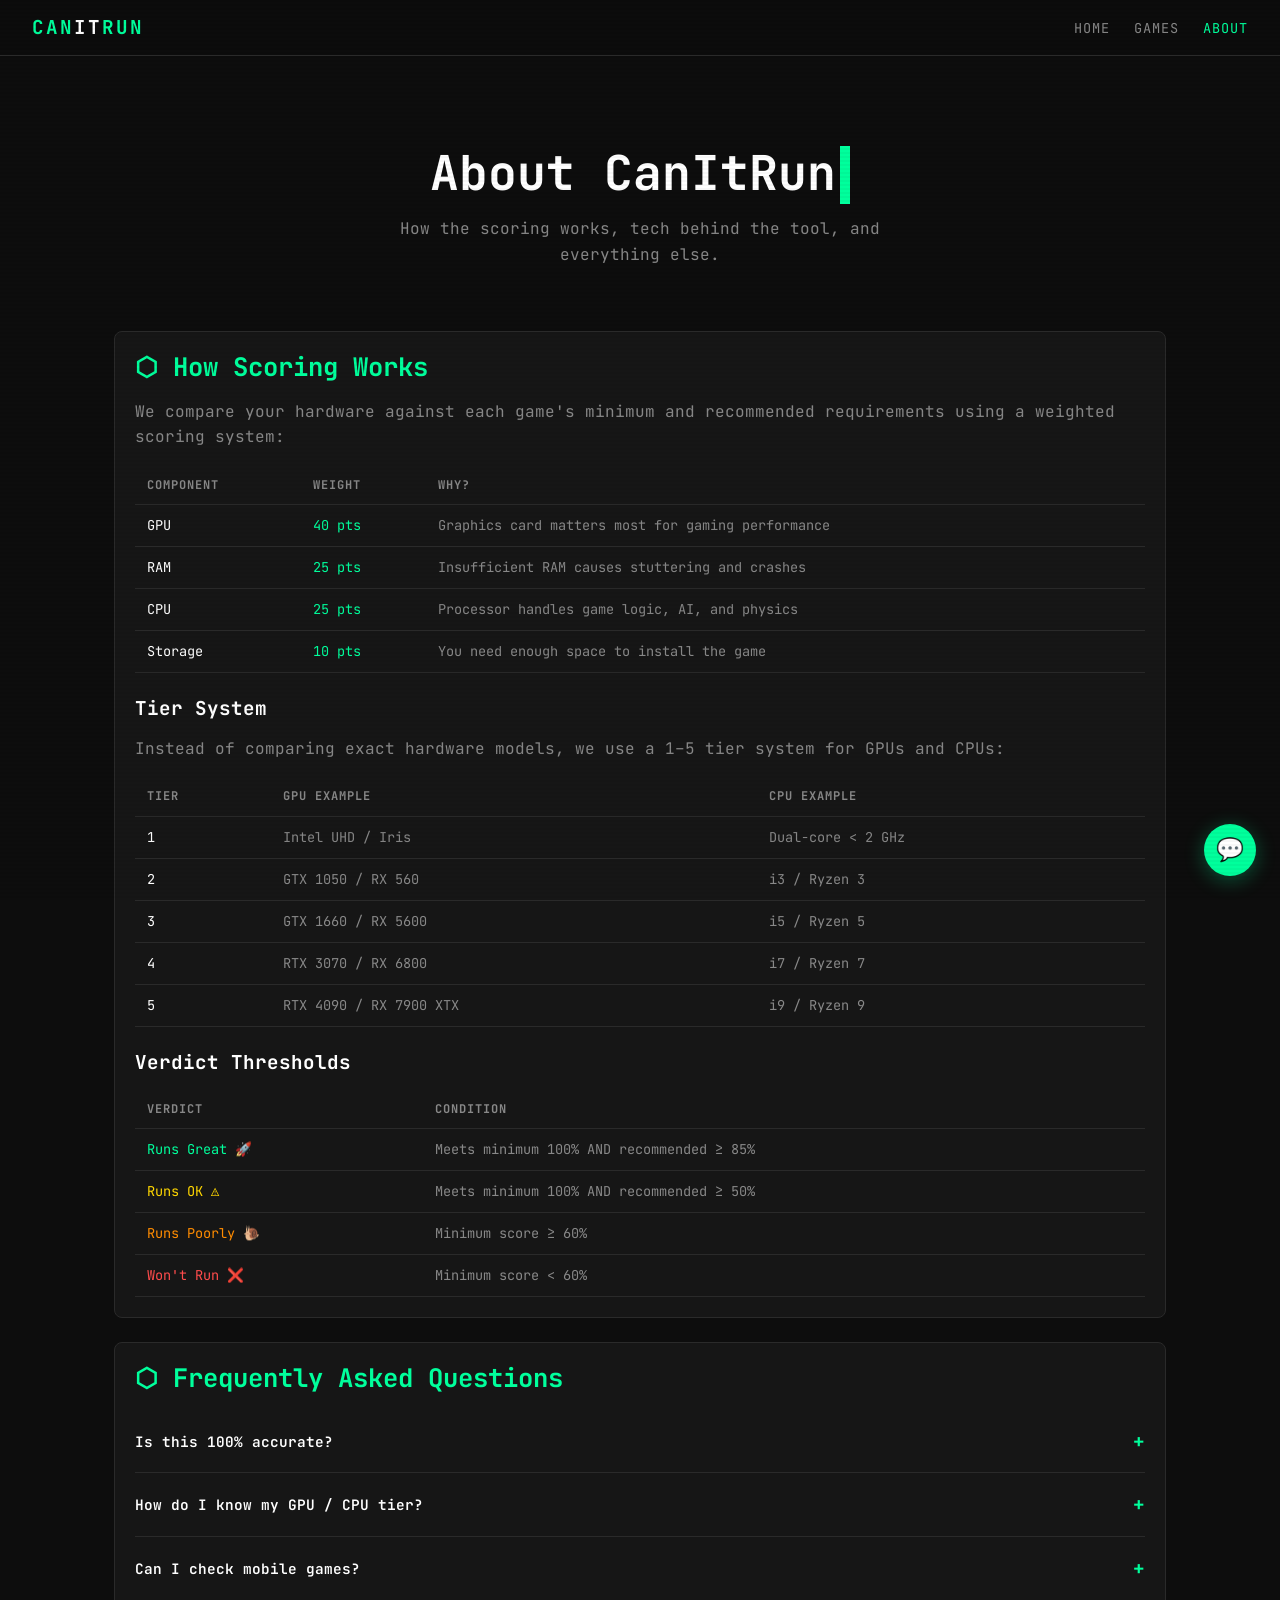
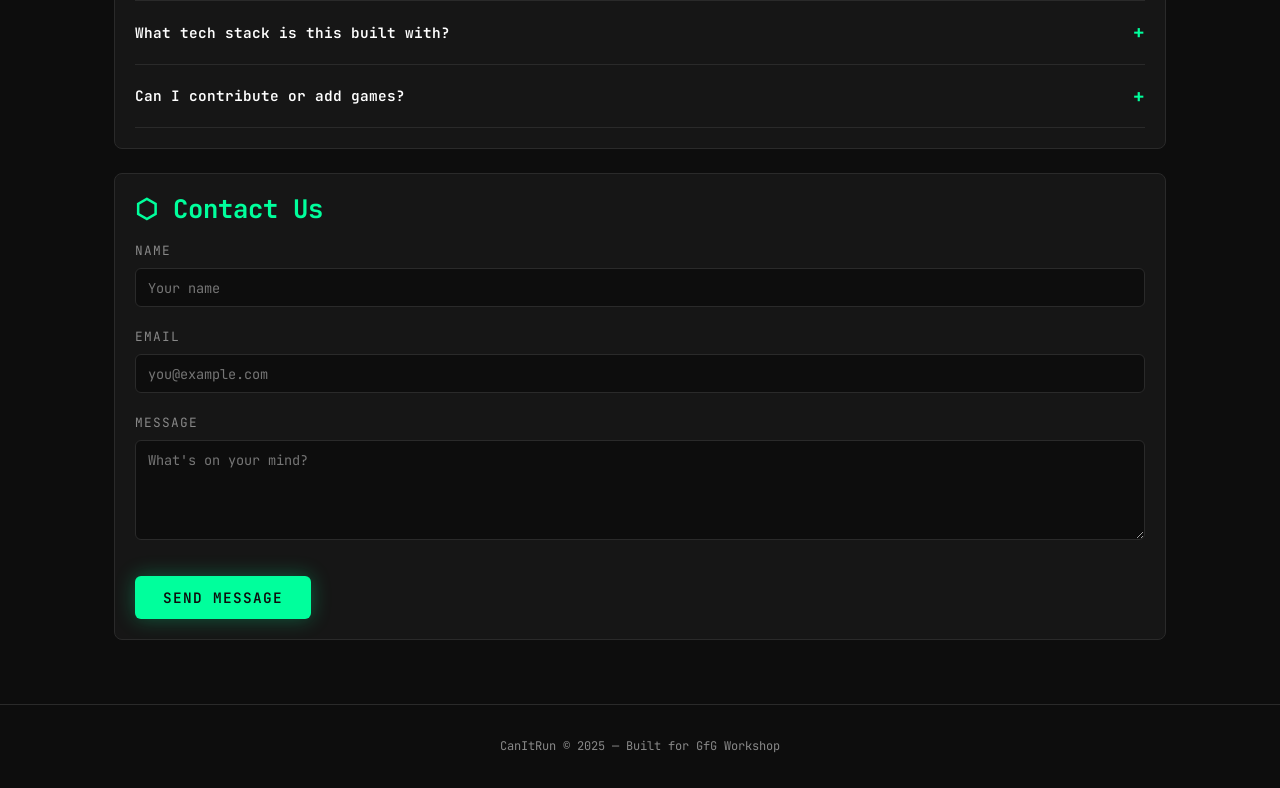
<file: static/about.html>
<!DOCTYPE html>
<html lang="en">
<head>
  <meta charset="UTF-8" />
  <meta name="viewport" content="width=device-width, initial-scale=1.0" />
  <title>About — CanItRun</title>
  <meta name="description" content="Learn how CanItRun works, the tier scoring system, tech stack, and FAQs." />
  <link rel="stylesheet" href="/static/style.css" />
</head>
<body>
  <!-- Navigation -->
  <nav class="nav">
    <a href="/" class="nav-brand">CAN<span>IT</span>RUN</a>
    <ul class="nav-links">
      <li><a href="/">Home</a></li>
      <li><a href="/games.html">Games</a></li>
      <li><a href="/about.html" class="active">About</a></li>
    </ul>
  </nav>

  <main class="container page-content">
    <section class="hero reveal">
      <h1>About CanItRun<span class="cursor"></span></h1>
      <p>How the scoring works, tech behind the tool, and everything else.</p>
    </section>

    <!-- How Scoring Works -->
    <section class="card reveal mt-3">
      <h2 class="text-accent mb-2">⬡ How Scoring Works</h2>
      <p class="text-dim mb-2">We compare your hardware against each game's minimum and recommended requirements using a weighted scoring system:</p>

      <table class="spec-table">
        <thead>
          <tr>
            <th>Component</th>
            <th>Weight</th>
            <th>Why?</th>
          </tr>
        </thead>
        <tbody>
          <tr>
            <td>GPU</td>
            <td class="text-accent">40 pts</td>
            <td class="text-dim">Graphics card matters most for gaming performance</td>
          </tr>
          <tr>
            <td>RAM</td>
            <td class="text-accent">25 pts</td>
            <td class="text-dim">Insufficient RAM causes stuttering and crashes</td>
          </tr>
          <tr>
            <td>CPU</td>
            <td class="text-accent">25 pts</td>
            <td class="text-dim">Processor handles game logic, AI, and physics</td>
          </tr>
          <tr>
            <td>Storage</td>
            <td class="text-accent">10 pts</td>
            <td class="text-dim">You need enough space to install the game</td>
          </tr>
        </tbody>
      </table>

      <div class="mt-3">
        <h3 class="mb-2">Tier System</h3>
        <p class="text-dim mb-2">Instead of comparing exact hardware models, we use a 1–5 tier system for GPUs and CPUs:</p>
        <table class="spec-table">
          <thead>
            <tr><th>Tier</th><th>GPU Example</th><th>CPU Example</th></tr>
          </thead>
          <tbody>
            <tr><td>1</td><td class="text-dim">Intel UHD / Iris</td><td class="text-dim">Dual-core &lt; 2 GHz</td></tr>
            <tr><td>2</td><td class="text-dim">GTX 1050 / RX 560</td><td class="text-dim">i3 / Ryzen 3</td></tr>
            <tr><td>3</td><td class="text-dim">GTX 1660 / RX 5600</td><td class="text-dim">i5 / Ryzen 5</td></tr>
            <tr><td>4</td><td class="text-dim">RTX 3070 / RX 6800</td><td class="text-dim">i7 / Ryzen 7</td></tr>
            <tr><td>5</td><td class="text-dim">RTX 4090 / RX 7900 XTX</td><td class="text-dim">i9 / Ryzen 9</td></tr>
          </tbody>
        </table>
      </div>

      <div class="mt-3">
        <h3 class="mb-2">Verdict Thresholds</h3>
        <table class="spec-table">
          <thead>
            <tr><th>Verdict</th><th>Condition</th></tr>
          </thead>
          <tbody>
            <tr><td class="text-accent">Runs Great 🚀</td><td class="text-dim">Meets minimum 100% AND recommended ≥ 85%</td></tr>
            <tr><td class="text-gold">Runs OK ⚠️</td><td class="text-dim">Meets minimum 100% AND recommended ≥ 50%</td></tr>
            <tr><td style="color:#FF8C00">Runs Poorly 🐌</td><td class="text-dim">Minimum score ≥ 60%</td></tr>
            <tr><td class="text-red">Won't Run ❌</td><td class="text-dim">Minimum score &lt; 60%</td></tr>
          </tbody>
        </table>
      </div>
    </section>

    <!-- FAQ -->
    <section class="card reveal mt-3">
      <h2 class="text-accent mb-2">⬡ Frequently Asked Questions</h2>

      <div class="faq-item">
        <div class="faq-question">Is this 100% accurate?</div>
        <div class="faq-answer">No tool can guarantee exact performance. CanItRun gives you a strong estimate based on official system requirements and our tier-based scoring model. Real-world performance depends on drivers, background processes, cooling, and more.</div>
      </div>

      <div class="faq-item">
        <div class="faq-question">How do I know my GPU / CPU tier?</div>
        <div class="faq-answer">Check your device's specifications (Settings → System → About on Windows, or "About This Mac" on macOS). Match your graphics card and processor to the closest tier in our table above. When in doubt, pick the lower tier for a conservative estimate.</div>
      </div>

      <div class="faq-item">
        <div class="faq-question">Can I check mobile games?</div>
        <div class="faq-answer">Yes! Switch the device type to "Mobile" on the home page. The OS dropdown will switch to Android/iOS versions, and the game grid will include mobile titles.</div>
      </div>

      <div class="faq-item">
        <div class="faq-question">What tech stack is this built with?</div>
        <div class="faq-answer">Backend: Python + FastAPI. Frontend: Vanilla HTML, CSS, and JavaScript. Deployment: Docker + Google Cloud Run. No frameworks — just pure web fundamentals with a dark terminal aesthetic.</div>
      </div>

      <div class="faq-item">
        <div class="faq-question">Can I contribute or add games?</div>
        <div class="faq-answer">This is an open project built for a GfG workshop. Feel free to fork the repo and add your own games to the data/games.py file!</div>
      </div>
    </section>

    <!-- Contact Form -->
    <section class="card reveal mt-3">
      <h2 class="text-accent mb-2">⬡ Contact Us</h2>
      <form onsubmit="submitContact(event)">
        <div class="form-group">
          <label for="contact-name">Name</label>
          <input type="text" id="contact-name" required placeholder="Your name" />
        </div>
        <div class="form-group">
          <label for="contact-email">Email</label>
          <input type="email" id="contact-email" required placeholder="you@example.com" />
        </div>
        <div class="form-group">
          <label for="contact-message">Message</label>
          <textarea id="contact-message" required placeholder="What's on your mind?"></textarea>
        </div>
        <button type="submit" class="btn btn-primary mt-1">Send Message</button>
      </form>
    </section>
  </main>

  <!-- Chat FAB -->
  <div id="chat-fab" onclick="openChat()">💬</div>
  <div id="chat-window">
    <div id="chat-header">
      <span>System Advisor</span>
      <button onclick="closeChat()">✕</button>
    </div>
    <div id="chat-messages"></div>
    <div id="chat-input-row">
      <input type="text" id="chat-input" placeholder="Ask about specs, upgrades..." />
      <button onclick="sendChat(document.getElementById('chat-input').value)">→</button>
    </div>
  </div>

  <!-- Footer -->
  <footer class="footer">
    <p>CanItRun © 2025 — Built for GfG Workshop</p>
  </footer>

  <script src="/static/script.js"></script>
</body>
</html>
</file>
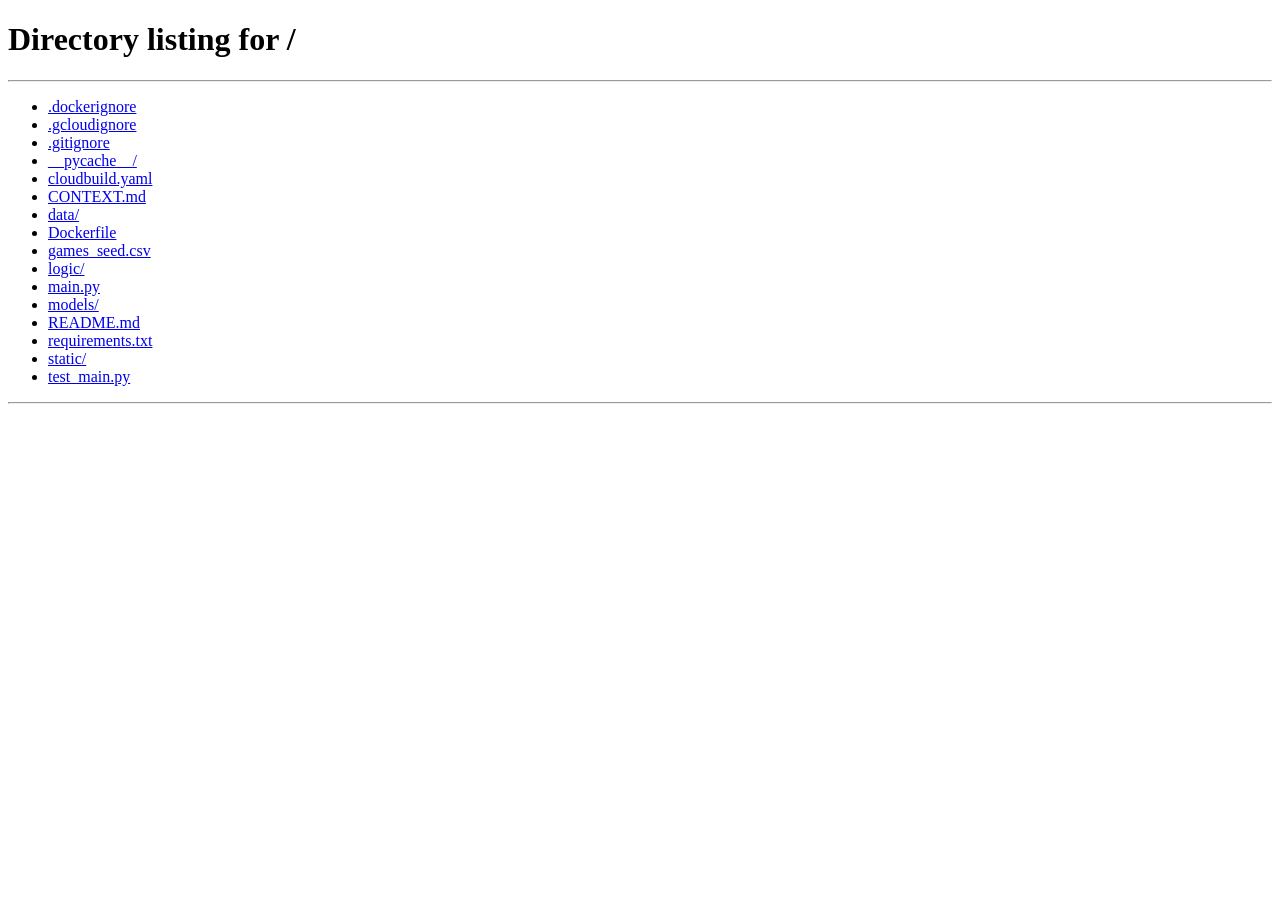
<file: static/result.html>
<!DOCTYPE html>
<html lang="en">
<head>
  <meta charset="UTF-8" />
  <meta name="viewport" content="width=device-width, initial-scale=1.0" />
  <title>Compatibility Result — CanItRun</title>
  <meta name="description" content="Your game compatibility result — see if your hardware can handle it." />
  <link rel="stylesheet" href="/static/style.css" />
</head>
<body>
  <!-- Navigation -->
  <nav class="nav">
    <a href="/" class="nav-brand">CAN<span>IT</span>RUN</a>
    <ul class="nav-links">
      <li><a href="/">Home</a></li>
      <li><a href="/games.html">Games</a></li>
      <li><a href="/about.html">About</a></li>
    </ul>
  </nav>

  <main class="container page-content">
    <!-- Game Header -->
    <section class="text-center reveal">
      <img id="result-game-img" src="" alt="Game" style="max-width: 300px; margin: 0 auto; border-radius: 8px;" />
      <h1 id="result-game-name" class="mt-2"></h1>
      <p id="result-game-genre" class="text-dim"></p>
    </section>

    <!-- Verdict Banner -->
    <section id="verdict-banner" class="verdict-banner reveal mt-3">
      <h2></h2>
      <div class="typing-text"></div>
    </section>

    <!-- Score Bars -->
    <section class="card reveal mt-3">
      <h3 class="text-accent mb-2">⬡ Compatibility Scores</h3>

      <div class="mb-2">
        <div style="display: flex; justify-content: space-between; font-size: 0.85rem;">
          <span>Minimum Spec Score</span>
          <span id="min-score-label">0%</span>
        </div>
        <div class="score-bar">
          <div id="min-score-bar" class="score-bar-fill"></div>
        </div>
      </div>

      <div>
        <div style="display: flex; justify-content: space-between; font-size: 0.85rem;">
          <span>Recommended Spec Score</span>
          <span id="rec-score-label">0%</span>
        </div>
        <div class="score-bar">
          <div id="rec-score-bar" class="score-bar-fill"></div>
        </div>
      </div>
    </section>

    <!-- Spec Breakdown Table -->
    <section class="card reveal mt-3">
      <h3 class="text-accent mb-2">⬡ Spec Breakdown</h3>
      <table class="spec-table">
        <thead>
          <tr>
            <th>Component</th>
            <th>Your Spec</th>
            <th>Minimum</th>
            <th>Recommended</th>
          </tr>
        </thead>
        <tbody id="spec-tbody">
          <!-- Populated by JS -->
        </tbody>
      </table>
    </section>

    <!-- Bottleneck Alert -->
    <div class="alert-box bottleneck reveal mt-3">
      <h4 class="text-red">⚠ Bottleneck</h4>
      <p id="bottleneck-text"></p>
    </div>

    <!-- Upgrade Tip -->
    <div class="alert-box tip reveal mt-2">
      <h4 class="text-accent">💡 Upgrade Tip</h4>
      <p id="upgrade-tip-text"></p>
    </div>

    <!-- Settings Suggestion -->
    <div class="alert-box tip reveal mt-2">
      <h4 class="text-accent">🎮 Settings Suggestion</h4>
      <p id="settings-text"></p>
    </div>

    <!-- Action Buttons -->
    <div class="flex-center mt-4 reveal">
      <a href="/" class="btn btn-primary">⬡ Check Another Game</a>
      <button class="btn btn-secondary" onclick="openChat()">💬 Ask the Advisor</button>
    </div>
  </main>

  <!-- Chat FAB -->
  <div id="chat-fab" onclick="openChat()">💬</div>
  <div id="chat-window">
    <div id="chat-header">
      <span>System Advisor</span>
      <button onclick="closeChat()">✕</button>
    </div>
    <div id="chat-messages"></div>
    <div id="chat-input-row">
      <input type="text" id="chat-input" placeholder="Ask about specs, upgrades..." />
      <button onclick="sendChat(document.getElementById('chat-input').value)">→</button>
    </div>
  </div>

  <!-- Footer -->
  <footer class="footer">
    <p>CanItRun © 2025 — Built for GfG Workshop</p>
  </footer>

  <script src="/static/script.js"></script>
  <script>
    document.addEventListener("DOMContentLoaded", () => renderResult());
  </script>
</body>
</html>
</file>
<file: static/style.css>
/* =====================================================
   CanItRun — Global Stylesheet
   Aesthetic: Dark Terminal / Gaming HUD
   ===================================================== */

@import url('https://fonts.googleapis.com/css2?family=JetBrains+Mono:wght@400;500;600;700&display=swap');

/* ── CSS Variables ──────────────────────────────────── */
:root {
  --bg: #0D0D0D;
  --surface: #161616;
  --border: #2A2A2A;
  --accent: #00FF9C;
  --red: #FF4C4C;
  --gold: #FFD700;
  --text: #FFFFFF;
  --text-dim: #888888;
  --font: 'JetBrains Mono', 'IBM Plex Mono', monospace;
}

/* ── Reset & Base ──────────────────────────────────── */
*, *::before, *::after {
  box-sizing: border-box;
  margin: 0;
  padding: 0;
}

html {
  scroll-behavior: smooth;
}

body {
  font-family: var(--font);
  background: var(--bg);
  color: var(--text);
  line-height: 1.6;
  min-height: 100vh;
  overflow-x: hidden;
}

/* Scanline overlay */
body::after {
  content: '';
  position: fixed;
  inset: 0;
  background: repeating-linear-gradient(
    0deg,
    transparent,
    transparent 2px,
    rgba(0,0,0,0.03) 2px,
    rgba(0,0,0,0.03) 4px
  );
  pointer-events: none;
  z-index: 9999;
}

a {
  color: var(--accent);
  text-decoration: none;
  transition: opacity 0.2s;
}
a:hover { opacity: 0.8; }

img { max-width: 100%; display: block; }

/* ── Typography ────────────────────────────────────── */
h1, h2, h3, h4, h5 {
  font-weight: 700;
  line-height: 1.2;
}
h1 { font-size: 2.4rem; }
h2 { font-size: 1.6rem; }
h3 { font-size: 1.2rem; }

.text-accent { color: var(--accent); }
.text-dim    { color: var(--text-dim); }
.text-red    { color: var(--red); }
.text-gold   { color: var(--gold); }

/* ── Navigation (Glassmorphism) ───────────────────── */
.nav {
  position: fixed;
  top: 0;
  left: 0;
  right: 0;
  z-index: 1000;
  display: flex;
  align-items: center;
  justify-content: space-between;
  padding: 0.75rem 2rem;
  background: rgba(13, 13, 13, 0.75);
  backdrop-filter: blur(16px);
  -webkit-backdrop-filter: blur(16px);
  border-bottom: 1px solid var(--border);
}
.nav-brand {
  font-size: 1.2rem;
  font-weight: 700;
  color: var(--accent);
  letter-spacing: 2px;
}
.nav-brand span { color: var(--text); }
.nav-links {
  display: flex;
  gap: 1.5rem;
  list-style: none;
}
.nav-links a {
  color: var(--text-dim);
  font-size: 0.85rem;
  text-transform: uppercase;
  letter-spacing: 1px;
  transition: color 0.2s;
}
.nav-links a:hover,
.nav-links a.active { color: var(--accent); opacity: 1; }

/* ── Layout Helpers ────────────────────────────────── */
.container {
  width: 100%;
  max-width: 1100px;
  margin: 0 auto;
  padding: 0 1.5rem;
}
.page-content {
  padding-top: 5rem;
  padding-bottom: 4rem;
}

/* ── Hero ──────────────────────────────────────────── */
.hero {
  text-align: center;
  padding: 4rem 0 2.5rem;
}
.hero h1 {
  font-size: clamp(1.8rem, 5vw, 3rem);
  margin-bottom: 0.75rem;
}
.hero p {
  color: var(--text-dim);
  font-size: 1rem;
  max-width: 480px;
  margin: 0 auto;
}

/* Blinking cursor */
.cursor {
  display: inline-block;
  width: 10px;
  height: 1.2em;
  background: var(--accent);
  margin-left: 4px;
  vertical-align: text-bottom;
  animation: blink 1s step-end infinite;
}
@keyframes blink {
  50% { opacity: 0; }
}

/* ── Cards & Surfaces ─────────────────────────────── */
.card {
  background: var(--surface);
  border: 1px solid var(--border);
  border-radius: 8px;
  padding: 1.25rem;
  transition: border-color 0.3s, box-shadow 0.3s;
}
.card:hover {
  border-color: var(--accent);
  box-shadow: 0 0 12px rgba(0, 255, 156, 0.15);
}
.card.selected {
  border-color: var(--accent);
  box-shadow: 0 0 20px rgba(0, 255, 156, 0.25);
  position: relative;
}
.card.selected::after {
  content: '✓';
  position: absolute;
  top: 8px;
  right: 10px;
  color: var(--bg);
  background: var(--accent);
  width: 22px;
  height: 22px;
  border-radius: 50%;
  display: flex;
  align-items: center;
  justify-content: center;
  font-size: 0.75rem;
  font-weight: 700;
}

/* ── Game Grid ─────────────────────────────────────── */
.game-grid {
  display: grid;
  grid-template-columns: repeat(auto-fill, minmax(220px, 1fr));
  gap: 1rem;
  margin-top: 1.5rem;
}
.game-card {
  cursor: pointer;
  text-align: center;
}
.game-card img {
  width: 100%;
  aspect-ratio: 3 / 2;
  object-fit: cover;
  border-radius: 6px 6px 0 0;
  margin-bottom: 0.75rem;
}
.game-card .game-name {
  font-weight: 600;
  font-size: 0.9rem;
  margin-bottom: 0.25rem;
}
.game-card .game-meta {
  font-size: 0.75rem;
  color: var(--text-dim);
}

/* ── Form Elements ─────────────────────────────────── */
.form-group {
  margin-bottom: 1.25rem;
}
.form-group label {
  display: block;
  font-size: 0.8rem;
  color: var(--text-dim);
  text-transform: uppercase;
  letter-spacing: 1px;
  margin-bottom: 0.4rem;
}
select, input[type="number"], input[type="text"], input[type="email"], textarea {
  width: 100%;
  padding: 0.6rem 0.75rem;
  background: var(--bg);
  border: 1px solid var(--border);
  border-radius: 6px;
  color: var(--text);
  font-family: var(--font);
  font-size: 0.85rem;
  outline: none;
  transition: border-color 0.2s;
}
select:focus, input:focus, textarea:focus {
  border-color: var(--accent);
}
textarea {
  resize: vertical;
  min-height: 100px;
}

/* Toggle buttons (device type) */
.toggle-group {
  display: flex;
  gap: 0.5rem;
}
.toggle-btn {
  flex: 1;
  padding: 0.5rem;
  background: var(--bg);
  border: 1px solid var(--border);
  border-radius: 6px;
  color: var(--text-dim);
  font-family: var(--font);
  font-size: 0.8rem;
  cursor: pointer;
  text-align: center;
  transition: all 0.2s;
}
.toggle-btn:hover {
  border-color: var(--accent);
  color: var(--text);
}
.toggle-btn.active {
  background: var(--accent);
  color: var(--bg);
  border-color: var(--accent);
  font-weight: 600;
}

/* ── Buttons ───────────────────────────────────────── */
.btn {
  display: inline-flex;
  align-items: center;
  justify-content: center;
  gap: 0.5rem;
  padding: 0.75rem 1.75rem;
  font-family: var(--font);
  font-size: 0.9rem;
  font-weight: 600;
  border: none;
  border-radius: 6px;
  cursor: pointer;
  transition: transform 0.15s, box-shadow 0.25s, opacity 0.2s;
  text-transform: uppercase;
  letter-spacing: 1px;
}
.btn:hover {
  transform: translateY(-2px);
}
.btn:active {
  transform: translateY(0);
}
.btn-primary {
  background: var(--accent);
  color: var(--bg);
  box-shadow: 0 0 20px rgba(0,255,156,0.3);
}
.btn-primary:hover {
  box-shadow: 0 0 30px rgba(0,255,156,0.5);
}
.btn-primary:disabled {
  opacity: 0.4;
  cursor: not-allowed;
  transform: none;
  box-shadow: none;
}
.btn-secondary {
  background: transparent;
  color: var(--accent);
  border: 1px solid var(--accent);
}

/* ── Score Bars ─────────────────────────────────────── */
.score-bar {
  background: var(--border);
  border-radius: 4px;
  height: 20px;
  overflow: hidden;
  margin-top: 0.4rem;
}
.score-bar-fill {
  height: 100%;
  width: 0%;
  border-radius: 4px;
  transition: width 1.2s cubic-bezier(0.4, 0, 0.2, 1);
}
.score-bar-fill.great { background: var(--accent); }
.score-bar-fill.ok    { background: var(--gold); }
.score-bar-fill.poor  { background: #FF8C00; }
.score-bar-fill.fail  { background: var(--red); }

/* ── Verdict Banner ────────────────────────────────── */
.verdict-banner {
  text-align: center;
  padding: 2rem;
  border-radius: 10px;
  margin: 1.5rem 0;
}
.verdict-banner.RUNS_GREAT {
  background: rgba(0, 255, 156, 0.1);
  border: 1px solid var(--accent);
}
.verdict-banner.RUNS_OK {
  background: rgba(255, 215, 0, 0.1);
  border: 1px solid var(--gold);
}
.verdict-banner.RUNS_POOR {
  background: rgba(255, 140, 0, 0.1);
  border: 1px solid #FF8C00;
}
.verdict-banner.WONT_RUN {
  background: rgba(255, 76, 76, 0.1);
  border: 1px solid var(--red);
}
.verdict-banner h2 {
  font-size: 2rem;
  margin-bottom: 0.25rem;
}
.verdict-banner .typing-text {
  font-size: 1rem;
  color: var(--text-dim);
  min-height: 1.6em;
}

/* ── Spec Table ────────────────────────────────────── */
.spec-table {
  width: 100%;
  border-collapse: collapse;
  margin-top: 1rem;
  font-size: 0.85rem;
}
.spec-table th, .spec-table td {
  padding: 0.6rem 0.75rem;
  border-bottom: 1px solid var(--border);
  text-align: left;
}
.spec-table th {
  color: var(--text-dim);
  text-transform: uppercase;
  letter-spacing: 1px;
  font-size: 0.75rem;
}
.spec-table .pass { color: var(--accent); }
.spec-table .warn { color: var(--gold); }
.spec-table .fail { color: var(--red); }

/* ── Alert Boxes ───────────────────────────────────── */
.alert-box {
  padding: 1rem 1.25rem;
  border-radius: 8px;
  margin: 1rem 0;
  font-size: 0.85rem;
}
.alert-box.bottleneck {
  background: rgba(255, 76, 76, 0.1);
  border: 1px solid var(--red);
}
.alert-box.tip {
  background: rgba(0, 255, 156, 0.08);
  border: 1px solid rgba(0, 255, 156, 0.3);
}
.alert-box h4 {
  margin-bottom: 0.4rem;
  font-size: 0.9rem;
}

/* ── Search & Filters ──────────────────────────────── */
.search-bar {
  display: flex;
  gap: 0.5rem;
  margin-bottom: 1rem;
}
.search-bar input {
  flex: 1;
}
.filter-tabs {
  display: flex;
  gap: 0.5rem;
  margin-bottom: 1.5rem;
  flex-wrap: wrap;
}
.filter-tab {
  padding: 0.4rem 1rem;
  background: var(--surface);
  border: 1px solid var(--border);
  border-radius: 20px;
  color: var(--text-dim);
  font-family: var(--font);
  font-size: 0.8rem;
  cursor: pointer;
  transition: all 0.2s;
}
.filter-tab:hover { border-color: var(--accent); color: var(--text); }
.filter-tab.active {
  background: var(--accent);
  color: var(--bg);
  border-color: var(--accent);
  font-weight: 600;
}

/* ── Chat FAB & Window ─────────────────────────────── */
#chat-fab {
  position: fixed;
  bottom: 1.5rem;
  right: 1.5rem;
  width: 52px;
  height: 52px;
  background: var(--accent);
  color: var(--bg);
  border-radius: 50%;
  display: flex;
  align-items: center;
  justify-content: center;
  font-size: 1.4rem;
  cursor: pointer;
  z-index: 900;
  box-shadow: 0 4px 20px rgba(0,255,156,0.3);
  transition: transform 0.2s, box-shadow 0.2s;
}
#chat-fab:hover {
  transform: scale(1.1);
  box-shadow: 0 4px 30px rgba(0,255,156,0.5);
}

#chat-window {
  position: fixed;
  bottom: 5rem;
  right: 1.5rem;
  width: 340px;
  max-height: 420px;
  background: var(--surface);
  border: 1px solid var(--border);
  border-radius: 12px;
  display: none;
  flex-direction: column;
  z-index: 901;
  overflow: hidden;
  box-shadow: 0 8px 40px rgba(0,0,0,0.5);
}
#chat-window.open { display: flex; }

#chat-header {
  display: flex;
  align-items: center;
  justify-content: space-between;
  padding: 0.75rem 1rem;
  background: var(--bg);
  border-bottom: 1px solid var(--border);
  font-size: 0.85rem;
  font-weight: 600;
  color: var(--accent);
}
#chat-header button {
  background: none;
  border: none;
  color: var(--text-dim);
  font-size: 1rem;
  cursor: pointer;
  font-family: var(--font);
}

#chat-messages {
  flex: 1;
  overflow-y: auto;
  padding: 0.75rem 1rem;
  display: flex;
  flex-direction: column;
  gap: 0.6rem;
  max-height: 280px;
}
.chat-msg {
  font-size: 0.8rem;
  padding: 0.5rem 0.75rem;
  border-radius: 8px;
  max-width: 85%;
  line-height: 1.4;
}
.chat-msg.user {
  background: var(--accent);
  color: var(--bg);
  align-self: flex-end;
  border-bottom-right-radius: 2px;
}
.chat-msg.advisor {
  background: var(--bg);
  color: var(--text);
  border: 1px solid var(--border);
  align-self: flex-start;
  border-bottom-left-radius: 2px;
}

#chat-input-row {
  display: flex;
  gap: 0.5rem;
  padding: 0.75rem 1rem;
  border-top: 1px solid var(--border);
}
#chat-input-row input {
  flex: 1;
  font-size: 0.8rem;
}
#chat-input-row button {
  background: var(--accent);
  border: none;
  color: var(--bg);
  width: 36px;
  height: 36px;
  border-radius: 6px;
  font-size: 1rem;
  cursor: pointer;
  font-family: var(--font);
  font-weight: 700;
  transition: opacity 0.2s;
}
#chat-input-row button:hover { opacity: 0.85; }

/* ── Reveal animations (IntersectionObserver) ──────── */
.reveal {
  opacity: 0;
  transform: translateY(20px);
  transition: opacity 0.6s ease, transform 0.6s ease;
}
.reveal.visible {
  opacity: 1;
  transform: translateY(0);
}

/* Staggered children */
.stagger > *:nth-child(1) { transition-delay: 0s; }
.stagger > *:nth-child(2) { transition-delay: 0.08s; }
.stagger > *:nth-child(3) { transition-delay: 0.16s; }
.stagger > *:nth-child(4) { transition-delay: 0.24s; }
.stagger > *:nth-child(5) { transition-delay: 0.32s; }
.stagger > *:nth-child(6) { transition-delay: 0.4s; }
.stagger > *:nth-child(7) { transition-delay: 0.48s; }
.stagger > *:nth-child(8) { transition-delay: 0.56s; }

/* ── Loading Spinner ───────────────────────────────── */
.loading-overlay {
  display: none;
  position: fixed;
  inset: 0;
  background: rgba(13, 13, 13, 0.92);
  z-index: 2000;
  flex-direction: column;
  align-items: center;
  justify-content: center;
  gap: 1.5rem;
}
.loading-overlay.active { display: flex; }
.spinner {
  width: 48px;
  height: 48px;
  border: 3px solid var(--border);
  border-top-color: var(--accent);
  border-radius: 50%;
  animation: spin 0.8s linear infinite;
}
@keyframes spin { to { transform: rotate(360deg); } }
.loading-text {
  font-size: 0.9rem;
  color: var(--accent);
  letter-spacing: 2px;
  text-transform: uppercase;
}

/* ── FAQ Accordion ─────────────────────────────────── */
.faq-item {
  border-bottom: 1px solid var(--border);
}
.faq-question {
  display: flex;
  justify-content: space-between;
  align-items: center;
  padding: 1rem 0;
  cursor: pointer;
  font-weight: 600;
  font-size: 0.9rem;
}
.faq-question::after {
  content: '+';
  font-size: 1.2rem;
  color: var(--accent);
  transition: transform 0.3s;
}
.faq-item.open .faq-question::after {
  transform: rotate(45deg);
}
.faq-answer {
  max-height: 0;
  overflow: hidden;
  transition: max-height 0.3s ease;
  color: var(--text-dim);
  font-size: 0.85rem;
  line-height: 1.7;
}
.faq-item.open .faq-answer {
  max-height: 300px;
  padding-bottom: 1rem;
}

/* ── Footer ────────────────────────────────────────── */
.footer {
  text-align: center;
  padding: 2rem 0;
  border-top: 1px solid var(--border);
  color: var(--text-dim);
  font-size: 0.75rem;
}

/* ── Responsive ────────────────────────────────────── */
@media (max-width: 768px) {
  .nav { padding: 0.75rem 1rem; }
  .nav-links { gap: 0.75rem; }
  .nav-links a { font-size: 0.75rem; }
  .hero h1 { font-size: 1.6rem; }
  .game-grid { grid-template-columns: repeat(auto-fill, minmax(160px, 1fr)); }
  #chat-window { width: calc(100vw - 2rem); right: 1rem; }
  .form-row { flex-direction: column; }
}

/* ── Utility ───────────────────────────────────────── */
.form-row {
  display: flex;
  gap: 1rem;
}
.form-row .form-group { flex: 1; }
.mt-1 { margin-top: 0.5rem; }
.mt-2 { margin-top: 1rem; }
.mt-3 { margin-top: 1.5rem; }
.mt-4 { margin-top: 2rem; }
.mb-2 { margin-bottom: 1rem; }
.mb-3 { margin-bottom: 1.5rem; }
.text-center { text-align: center; }
.flex-center { display: flex; align-items: center; justify-content: center; gap: 1rem; }
</file>
